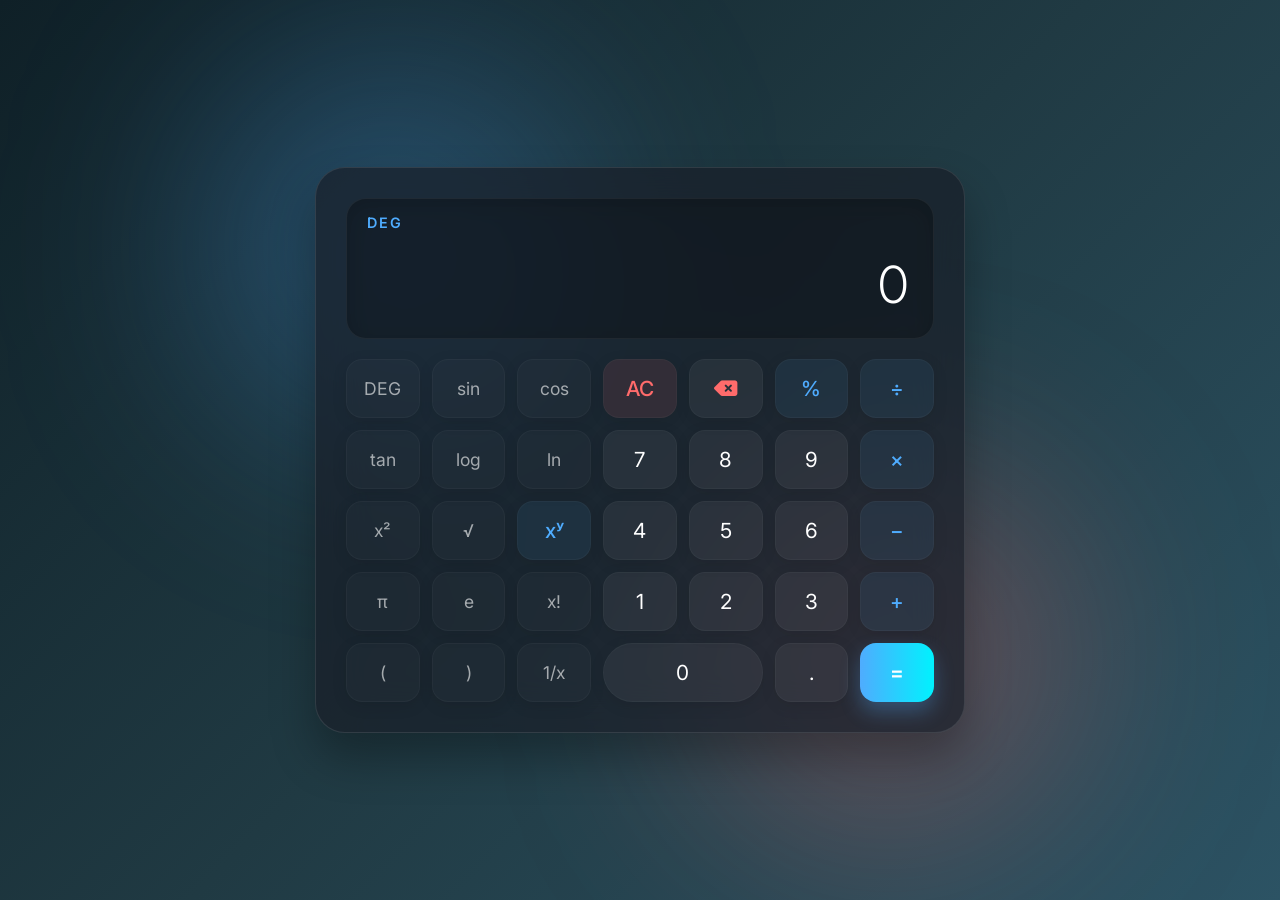
<file: CodeAlpha_Calculator/index.html>
<!DOCTYPE html>
<html lang="en">
<head>
    <meta charset="UTF-8">
    <meta name="viewport" content="width=device-width, initial-scale=1.0">
    <title>Scientific Web Calculator</title>
    <link rel="stylesheet" href="style.css">
    <link href="https://fonts.googleapis.com/css2?family=Inter:wght@300;400;500;600&display=swap" rel="stylesheet">
    <link rel="stylesheet" href="https://cdnjs.cloudflare.com/ajax/libs/font-awesome/6.4.0/css/all.min.css">
</head>
<body>
    <div class="calculator-container">
        <div class="calculator scientific">
            <div class="display">
                <div class="mode-indicator" id="mode-indicator">DEG</div>
                <div class="stack-indicator" id="stack-indicator"></div>
                <div class="history" id="history"></div>
                <div class="current-input" id="current-input">0</div>
            </div>
            <div class="buttons">
                <!-- Row 1 -->
                <button class="btn func" data-action="toggle-deg" id="deg-btn">DEG</button>
                <button class="btn func" data-action="math" data-value="sin">sin</button>
                <button class="btn func" data-action="math" data-value="cos">cos</button>
                <button class="btn clear action" data-action="clear">AC</button>
                <button class="btn action" data-action="delete"><i class="fa-solid fa-delete-left"></i></button>
                <button class="btn operator" data-action="operator" data-value="%">%</button>
                <button class="btn operator" data-action="operator" data-value="/">÷</button>

                <!-- Row 2 -->
                <button class="btn func" data-action="math" data-value="tan">tan</button>
                <button class="btn func" data-action="math" data-value="log">log</button>
                <button class="btn func" data-action="math" data-value="ln">ln</button>
                <button class="btn number" data-value="7">7</button>
                <button class="btn number" data-value="8">8</button>
                <button class="btn number" data-value="9">9</button>
                <button class="btn operator" data-action="operator" data-value="*">×</button>

                <!-- Row 3 -->
                <button class="btn func" data-action="math" data-value="x2">x²</button>
                <button class="btn func" data-action="math" data-value="sqrt">√</button>
                <button class="btn operator" data-action="operator" data-value="^">xʸ</button>
                <button class="btn number" data-value="4">4</button>
                <button class="btn number" data-value="5">5</button>
                <button class="btn number" data-value="6">6</button>
                <button class="btn operator" data-action="operator" data-value="-">−</button>

                <!-- Row 4 -->
                <button class="btn func" data-action="math" data-value="pi">π</button>
                <button class="btn func" data-action="math" data-value="e">e</button>
                <button class="btn func" data-action="math" data-value="fact">x!</button>
                <button class="btn number" data-value="1">1</button>
                <button class="btn number" data-value="2">2</button>
                <button class="btn number" data-value="3">3</button>
                <button class="btn operator" data-action="operator" data-value="+">+</button>

                <!-- Row 5 -->
                <button class="btn func paren" data-action="paren" data-value="(">(</button>
                <button class="btn func paren" data-action="paren" data-value=")">)</button>
                <button class="btn func" data-action="math" data-value="1/x">1/x</button>
                <button class="btn number zero" data-value="0">0</button>
                <button class="btn number" data-value=".">.</button>
                <button class="btn equals" data-action="calculate">=</button>
            </div>
        </div>
    </div>
    <script src="script.js"></script>
</body>
</html>
</file>
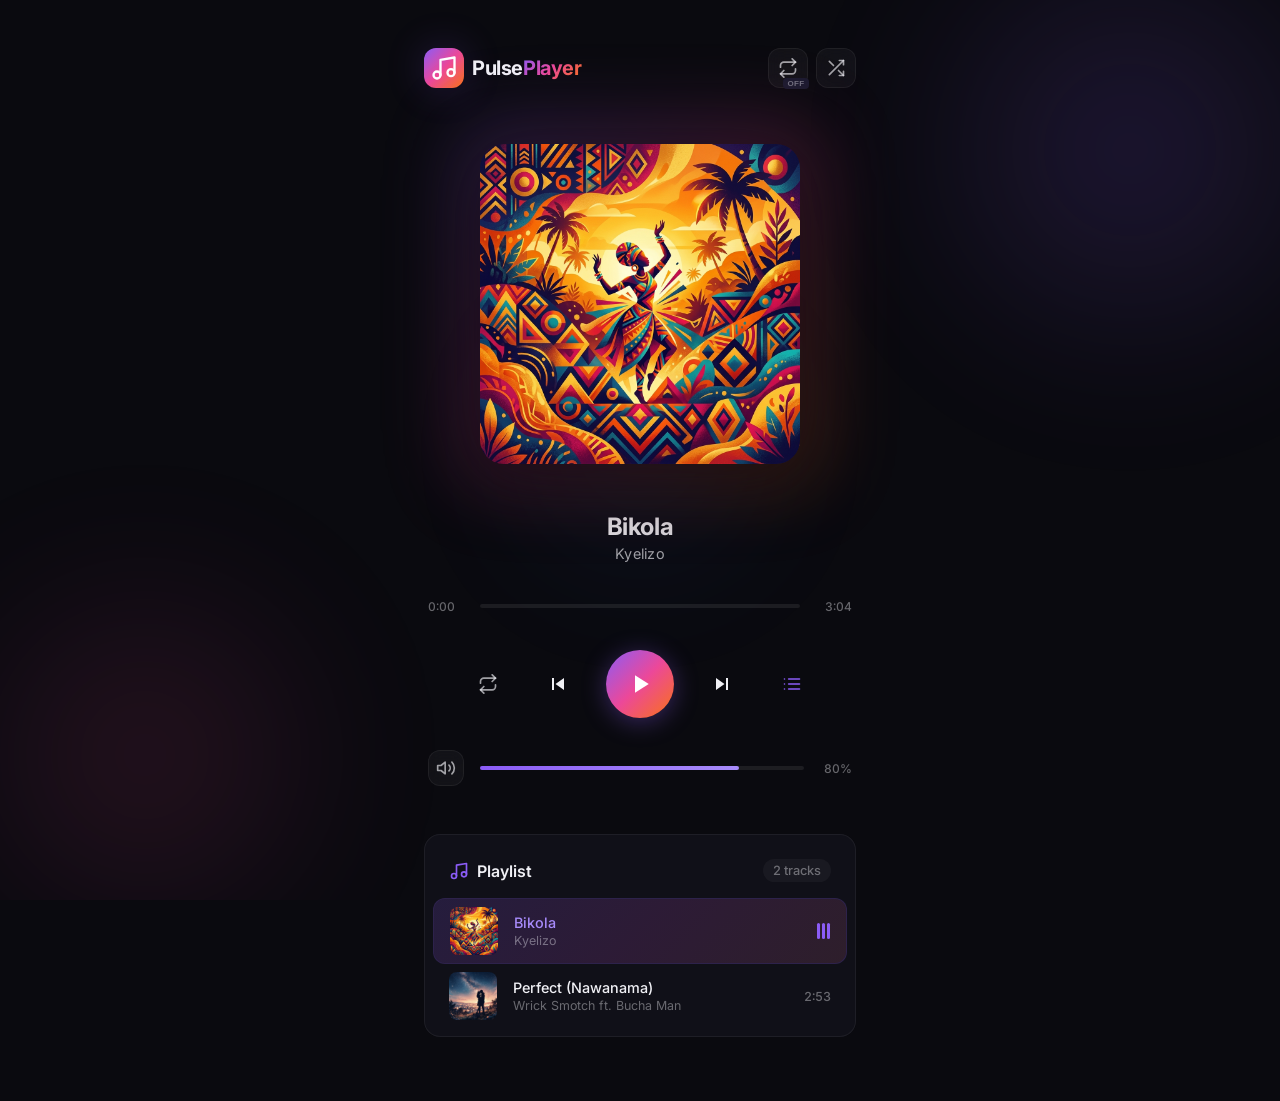
<file: CodeAlpha_Music_Player/index.html>
<!DOCTYPE html>
<html lang="en">
<head>
    <meta charset="UTF-8">
    <meta name="viewport" content="width=device-width, initial-scale=1.0">
    <meta name="description" content="A premium, feature-rich music player built with HTML, CSS, and JavaScript. Featuring playlist management, volume control, progress tracking, and autoplay.">
    <title>Pulse Player — Premium Music Experience</title>
    <link rel="preconnect" href="https://fonts.googleapis.com">
    <link rel="preconnect" href="https://fonts.gstatic.com" crossorigin>
    <link href="https://fonts.googleapis.com/css2?family=Inter:wght@300;400;500;600;700;800&display=swap" rel="stylesheet">
    <link rel="stylesheet" href="style.css">
</head>
<body>
    <!-- Background animated blobs -->
    <div class="bg-blobs">
        <div class="blob blob-1"></div>
        <div class="blob blob-2"></div>
        <div class="blob blob-3"></div>
    </div>

    <div class="app-container">
        <!-- Header -->
        <header class="app-header" id="app-header">
            <div class="logo">
                <div class="logo-icon">
                    <svg width="28" height="28" viewBox="0 0 24 24" fill="none" stroke="currentColor" stroke-width="2" stroke-linecap="round" stroke-linejoin="round">
                        <path d="M9 18V5l12-2v13"/>
                        <circle cx="6" cy="18" r="3"/>
                        <circle cx="18" cy="16" r="3"/>
                    </svg>
                </div>
                <span class="logo-text">Pulse<span class="logo-accent">Player</span></span>
            </div>
            <div class="header-actions">
                <button class="btn-icon" id="btn-autoplay" title="Toggle Autoplay">
                    <svg width="20" height="20" viewBox="0 0 24 24" fill="none" stroke="currentColor" stroke-width="2" stroke-linecap="round" stroke-linejoin="round">
                        <polyline points="17 1 21 5 17 9"/>
                        <path d="M3 11V9a4 4 0 0 1 4-4h14"/>
                        <polyline points="7 23 3 19 7 15"/>
                        <path d="M21 13v2a4 4 0 0 1-4 4H3"/>
                    </svg>
                    <span class="autoplay-badge">OFF</span>
                </button>
                <button class="btn-icon" id="btn-shuffle" title="Shuffle Playlist">
                    <svg width="20" height="20" viewBox="0 0 24 24" fill="none" stroke="currentColor" stroke-width="2" stroke-linecap="round" stroke-linejoin="round">
                        <polyline points="16 3 21 3 21 8"/>
                        <line x1="4" y1="20" x2="21" y2="3"/>
                        <polyline points="21 16 21 21 16 21"/>
                        <line x1="15" y1="15" x2="21" y2="21"/>
                        <line x1="4" y1="4" x2="9" y2="9"/>
                    </svg>
                </button>
            </div>
        </header>

        <!-- Main Content -->
        <main class="main-content">
            <!-- Player Section -->
            <section class="player-section" id="player-section">
                <!-- Album Art -->
                <div class="album-art-container" id="album-art-container">
                    <div class="album-art-glow" id="album-art-glow"></div>
                    <div class="album-art-wrapper">
                        <img src="assets/images/album1.png" alt="Album Art" class="album-art" id="album-art">
                        <div class="vinyl-overlay" id="vinyl-overlay">
                            <div class="vinyl-ring"></div>
                            <div class="vinyl-ring vinyl-ring-2"></div>
                            <div class="vinyl-center"></div>
                        </div>
                    </div>
                </div>

                <!-- Song Info -->
                <div class="song-info" id="song-info">
                    <h1 class="song-title" id="song-title">Neon Dreams</h1>
                    <p class="song-artist" id="song-artist">Cosmic Waves</p>
                </div>

                <!-- Progress Bar -->
                <div class="progress-section" id="progress-section">
                    <span class="time-current" id="time-current">0:00</span>
                    <div class="progress-bar-container" id="progress-bar-container">
                        <div class="progress-bar-bg">
                            <div class="progress-bar-buffered" id="progress-bar-buffered"></div>
                            <div class="progress-bar-fill" id="progress-bar-fill">
                                <div class="progress-bar-thumb" id="progress-bar-thumb"></div>
                            </div>
                        </div>
                    </div>
                    <span class="time-duration" id="time-duration">0:00</span>
                </div>

                <!-- Controls -->
                <div class="controls" id="controls">
                    <button class="btn-control" id="btn-repeat" title="Repeat">
                        <svg width="20" height="20" viewBox="0 0 24 24" fill="none" stroke="currentColor" stroke-width="2" stroke-linecap="round" stroke-linejoin="round">
                            <polyline points="17 1 21 5 17 9"/>
                            <path d="M3 11V9a4 4 0 0 1 4-4h14"/>
                            <polyline points="7 23 3 19 7 15"/>
                            <path d="M21 13v2a4 4 0 0 1-4 4H3"/>
                        </svg>
                    </button>
                    <button class="btn-control btn-prev" id="btn-prev" title="Previous">
                        <svg width="24" height="24" viewBox="0 0 24 24" fill="currentColor">
                            <path d="M6 6h2v12H6zm3.5 6l8.5 6V6z"/>
                        </svg>
                    </button>
                    <button class="btn-play" id="btn-play" title="Play">
                        <svg class="icon-play" width="30" height="30" viewBox="0 0 24 24" fill="currentColor">
                            <path d="M8 5v14l11-7z"/>
                        </svg>
                        <svg class="icon-pause hidden" width="30" height="30" viewBox="0 0 24 24" fill="currentColor">
                            <path d="M6 19h4V5H6v14zm8-14v14h4V5h-4z"/>
                        </svg>
                    </button>
                    <button class="btn-control btn-next" id="btn-next" title="Next">
                        <svg width="24" height="24" viewBox="0 0 24 24" fill="currentColor">
                            <path d="M6 18l8.5-6L6 6v12zM16 6v12h2V6h-2z"/>
                        </svg>
                    </button>
                    <button class="btn-control" id="btn-playlist-toggle" title="Playlist">
                        <svg width="20" height="20" viewBox="0 0 24 24" fill="none" stroke="currentColor" stroke-width="2" stroke-linecap="round" stroke-linejoin="round">
                            <line x1="8" y1="6" x2="21" y2="6"/>
                            <line x1="8" y1="12" x2="21" y2="12"/>
                            <line x1="8" y1="18" x2="21" y2="18"/>
                            <line x1="3" y1="6" x2="3.01" y2="6"/>
                            <line x1="3" y1="12" x2="3.01" y2="12"/>
                            <line x1="3" y1="18" x2="3.01" y2="18"/>
                        </svg>
                    </button>
                </div>

                <!-- Volume Control -->
                <div class="volume-section" id="volume-section">
                    <button class="btn-icon btn-volume" id="btn-volume" title="Mute/Unmute">
                        <svg class="icon-volume-high" width="20" height="20" viewBox="0 0 24 24" fill="none" stroke="currentColor" stroke-width="2" stroke-linecap="round" stroke-linejoin="round">
                            <polygon points="11 5 6 9 2 9 2 15 6 15 11 19 11 5"/>
                            <path d="M19.07 4.93a10 10 0 0 1 0 14.14"/>
                            <path d="M15.54 8.46a5 5 0 0 1 0 7.07"/>
                        </svg>
                        <svg class="icon-volume-low hidden" width="20" height="20" viewBox="0 0 24 24" fill="none" stroke="currentColor" stroke-width="2" stroke-linecap="round" stroke-linejoin="round">
                            <polygon points="11 5 6 9 2 9 2 15 6 15 11 19 11 5"/>
                            <path d="M15.54 8.46a5 5 0 0 1 0 7.07"/>
                        </svg>
                        <svg class="icon-volume-mute hidden" width="20" height="20" viewBox="0 0 24 24" fill="none" stroke="currentColor" stroke-width="2" stroke-linecap="round" stroke-linejoin="round">
                            <polygon points="11 5 6 9 2 9 2 15 6 15 11 19 11 5"/>
                            <line x1="23" y1="9" x2="17" y2="15"/>
                            <line x1="17" y1="9" x2="23" y2="15"/>
                        </svg>
                    </button>
                    <div class="volume-slider-container" id="volume-slider-container">
                        <div class="volume-slider-bg">
                            <div class="volume-slider-fill" id="volume-slider-fill">
                                <div class="volume-slider-thumb" id="volume-slider-thumb"></div>
                            </div>
                        </div>
                    </div>
                    <span class="volume-value" id="volume-value">80%</span>
                </div>
            </section>

            <!-- Playlist Section -->
            <section class="playlist-section" id="playlist-section">
                <div class="playlist-header">
                    <h2 class="playlist-title">
                        <svg width="20" height="20" viewBox="0 0 24 24" fill="none" stroke="currentColor" stroke-width="2" stroke-linecap="round" stroke-linejoin="round">
                            <path d="M9 18V5l12-2v13"/>
                            <circle cx="6" cy="18" r="3"/>
                            <circle cx="18" cy="16" r="3"/>
                        </svg>
                        Playlist
                    </h2>
                    <span class="playlist-count" id="playlist-count">5 tracks</span>
                </div>
                <ul class="playlist" id="playlist">
                    <!-- Playlist items will be dynamically generated -->
                </ul>
            </section>
        </main>

        <!-- Audio Visualizer Canvas -->
        <canvas class="visualizer" id="visualizer"></canvas>
    </div>

    <!-- Hidden Audio Element -->
    <audio id="audio-player" preload="auto"></audio>

    <script src="script.js"></script>
</body>
</html>
</file>
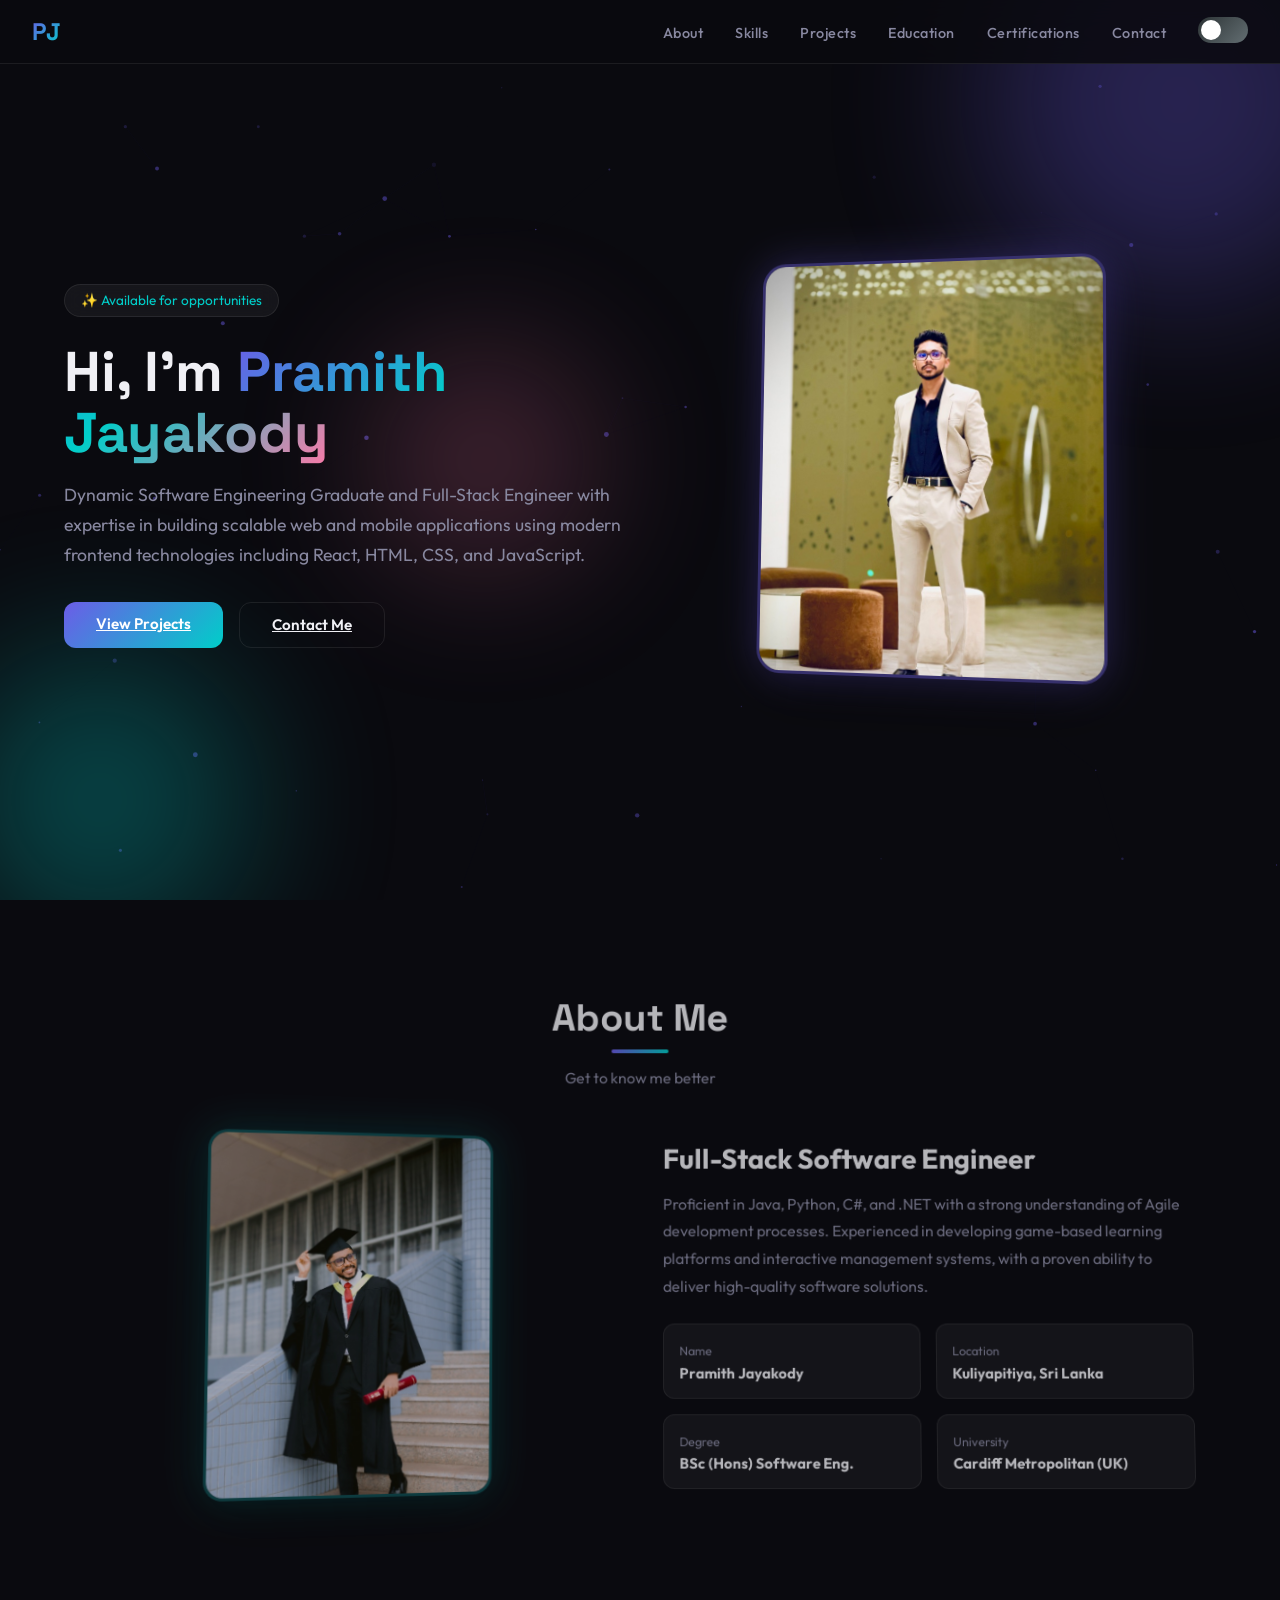
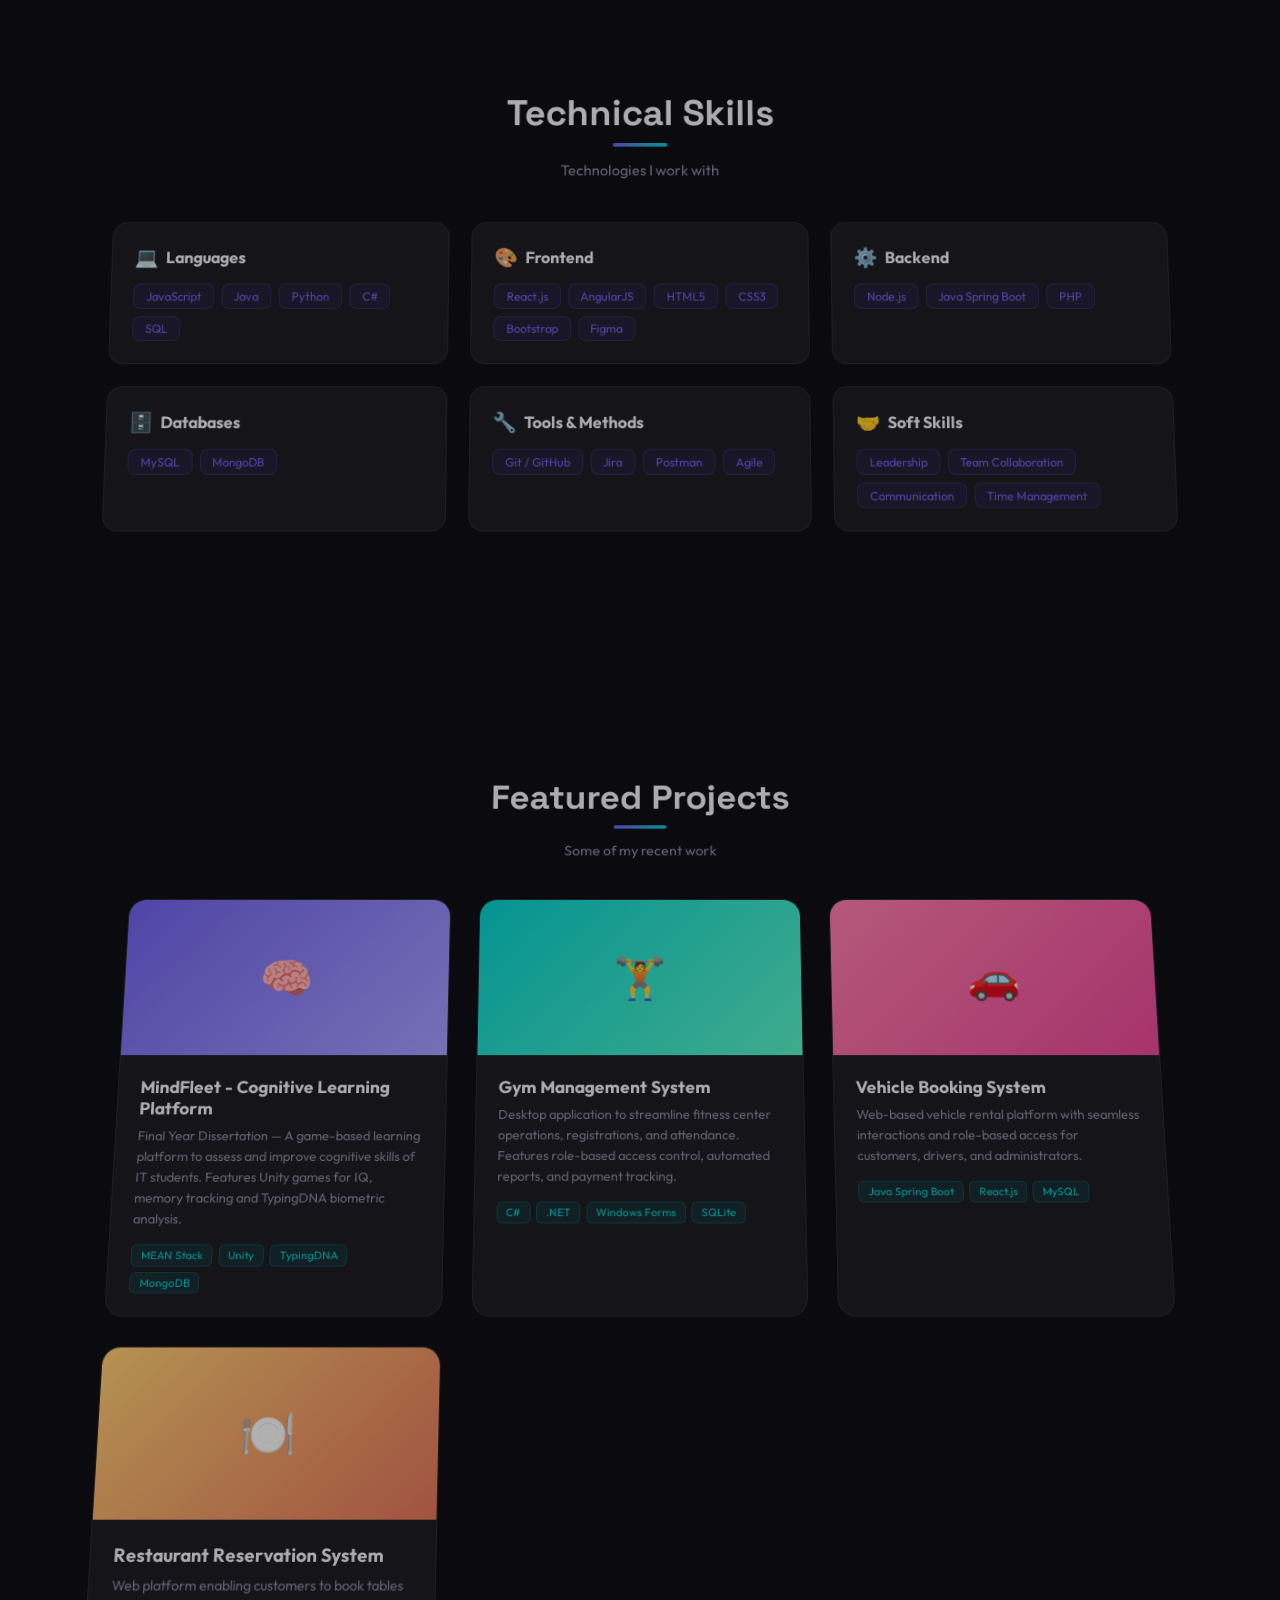
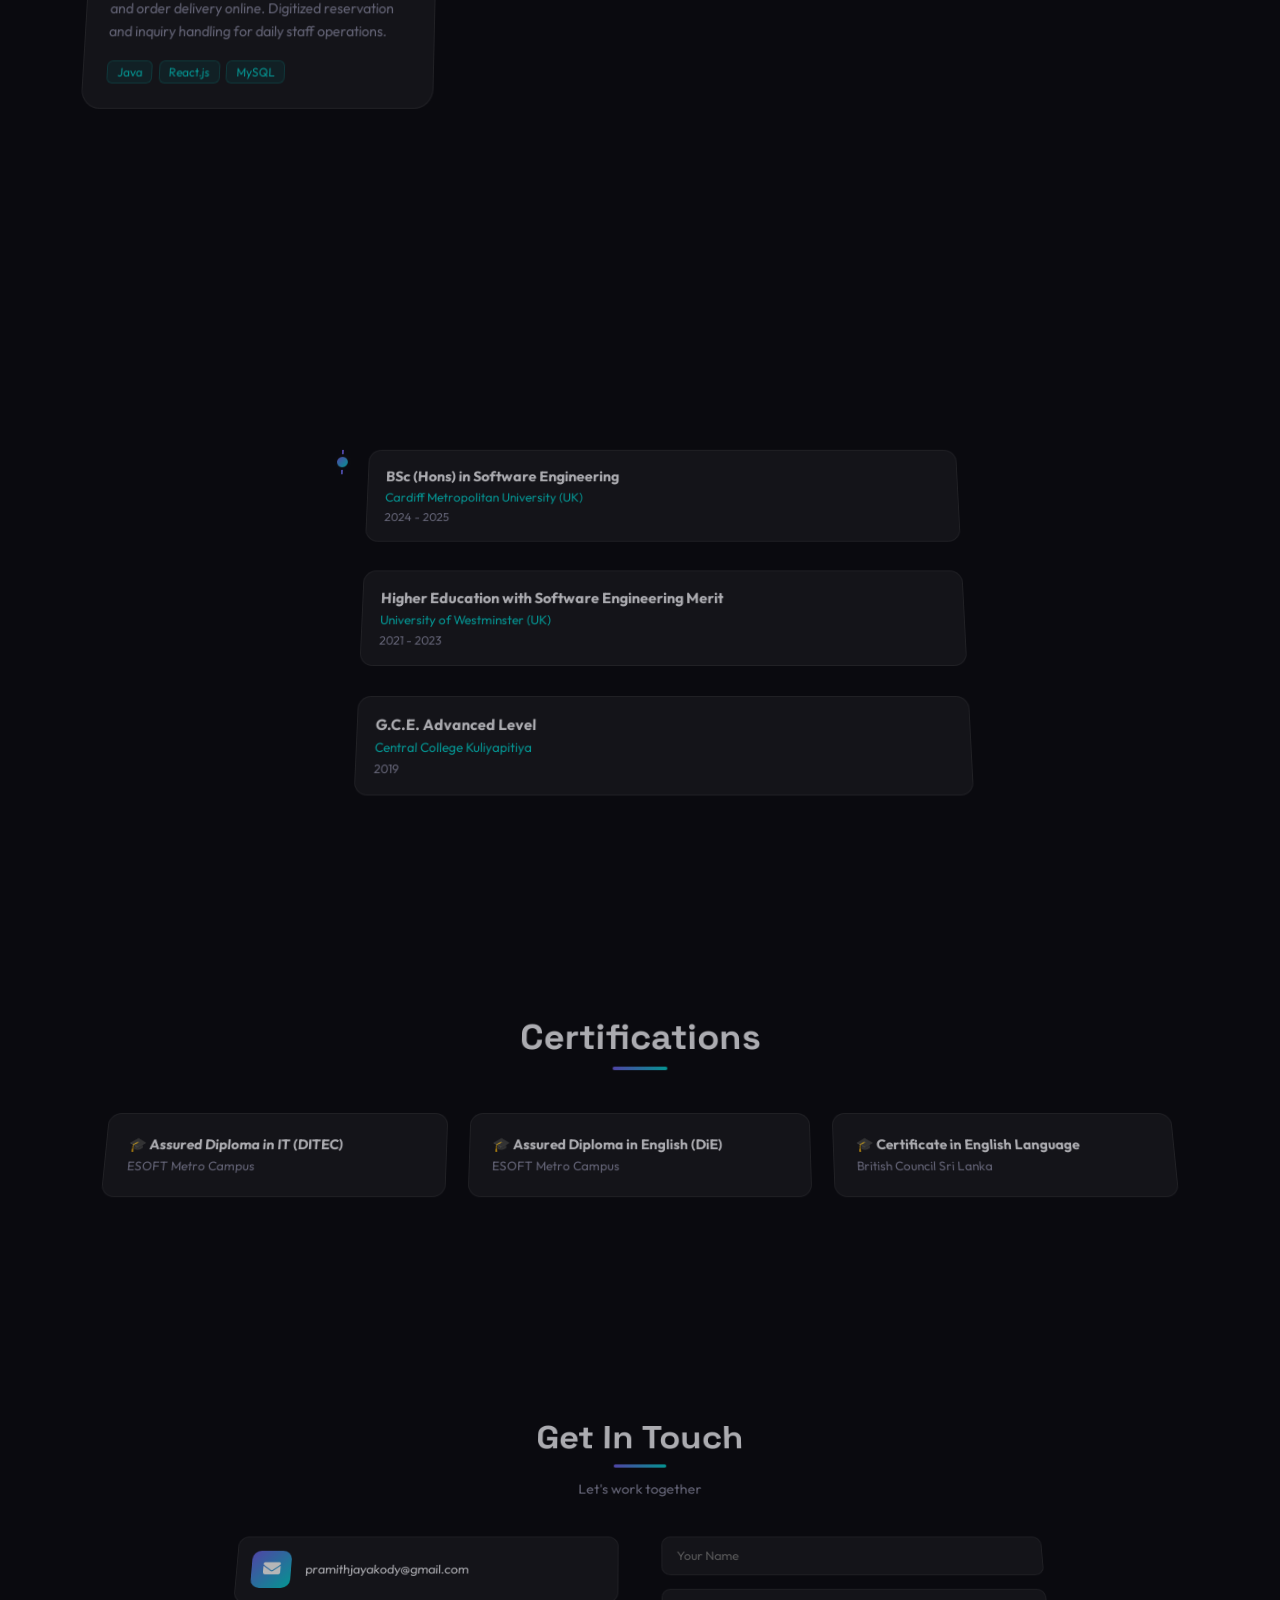
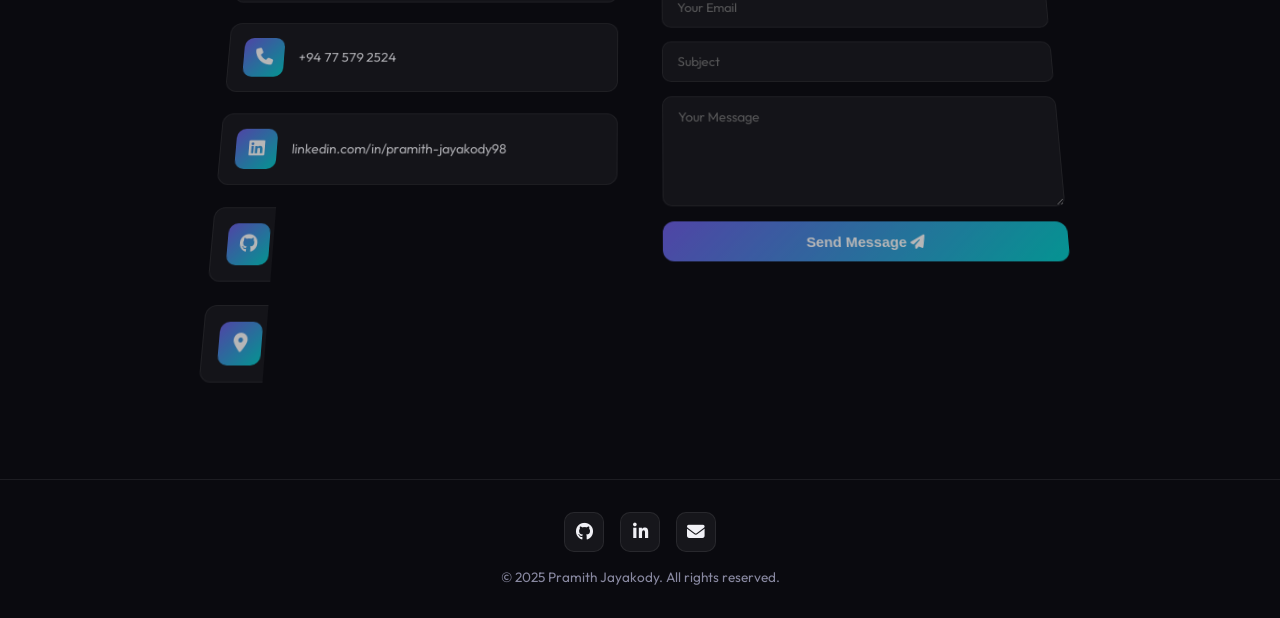
<file: CodeAlpha_Portfolio/index.html>
<!DOCTYPE html>
<html lang="en" data-theme="dark">
<head>
  <meta charset="UTF-8">
  <meta name="viewport" content="width=device-width, initial-scale=1.0">
  <title>Pramith Jayakody | Full-Stack Software Engineer</title>
  <meta name="description" content="Portfolio of Pramith Jayakody - Dynamic Software Engineering Graduate and Full-Stack Engineer specializing in React, Java, and modern web technologies.">
  <link rel="stylesheet" href="style.css">
  <link rel="stylesheet" href="https://cdnjs.cloudflare.com/ajax/libs/font-awesome/6.5.1/css/all.min.css">
</head>
<body>
  <!-- LOADER -->
  <div class="loader" id="loader">
    <div class="loader-ring"></div>
  </div>

  <!-- PARTICLES -->
  <canvas class="particles" id="particles"></canvas>

  <!-- NAV -->
  <nav id="navbar">
    <a href="#hero" class="nav-logo">PJ</a>
    <button class="hamburger" id="hamburger" aria-label="Menu">
      <span></span><span></span><span></span>
    </button>
    <ul class="nav-links" id="navLinks">
      <li><a href="#about">About</a></li>
      <li><a href="#skills">Skills</a></li>
      <li><a href="#projects">Projects</a></li>
      <li><a href="#education">Education</a></li>
      <li><a href="#certifications">Certifications</a></li>
      <li><a href="#contact">Contact</a></li>
      <li><button class="theme-toggle" id="themeToggle" aria-label="Toggle theme"></button></li>
    </ul>
  </nav>

  <!-- HERO -->
  <section class="hero" id="hero">
    <div class="hero-bg-shapes">
      <div class="shape shape-1"></div>
      <div class="shape shape-2"></div>
      <div class="shape shape-3"></div>
    </div>
    <div class="hero-content reveal">
      <span class="hero-badge">✨ Available for opportunities</span>
      <h1>Hi, I'm <span class="gradient-text">Pramith Jayakody</span></h1>
      <p>Dynamic Software Engineering Graduate and Full-Stack Engineer with expertise in building scalable web and mobile applications using modern frontend technologies including React, HTML, CSS, and JavaScript.</p>
      <div class="hero-buttons">
        <a href="#projects" class="btn-primary">View Projects</a>
        <a href="#contact" class="btn-outline">Contact Me</a>
      </div>
    </div>
    <div class="hero-image reveal">
      <div class="hero-img-wrapper" id="heroImg">
        <img src="assets/images/professional.jpg" alt="Pramith Jayakody">
      </div>
    </div>
  </section>

  <!-- ABOUT -->
  <section id="about" class="tilt-section">
    <div class="section-header reveal">
      <h2>About Me</h2>
      <div class="line"></div>
      <p>Get to know me better</p>
    </div>
    <div class="about-grid">
      <div class="about-img-container reveal">
        <img src="assets/images/graduation.jpg" alt="Pramith Graduation" class="about-img" id="aboutImg">
      </div>
      <div class="about-info reveal">
        <h3>Full-Stack Software Engineer</h3>
        <p>Proficient in Java, Python, C#, and .NET with a strong understanding of Agile development processes. Experienced in developing game-based learning platforms and interactive management systems, with a proven ability to deliver high-quality software solutions.</p>
        <div class="about-details">
          <div class="detail-item">
            <span>Name</span>
            <strong>Pramith Jayakody</strong>
          </div>
          <div class="detail-item">
            <span>Location</span>
            <strong>Kuliyapitiya, Sri Lanka</strong>
          </div>
          <div class="detail-item">
            <span>Degree</span>
            <strong>BSc (Hons) Software Eng.</strong>
          </div>
          <div class="detail-item">
            <span>University</span>
            <strong>Cardiff Metropolitan (UK)</strong>
          </div>
        </div>
      </div>
    </div>
  </section>

  <!-- SKILLS -->
  <section id="skills" class="tilt-section">
    <div class="section-header reveal">
      <h2>Technical Skills</h2>
      <div class="line"></div>
      <p>Technologies I work with</p>
    </div>
    <div class="skills-grid">
      <div class="skill-card reveal">
        <h4><span class="icon">💻</span> Languages</h4>
        <div class="skill-tags">
          <span class="skill-tag">JavaScript</span>
          <span class="skill-tag">Java</span>
          <span class="skill-tag">Python</span>
          <span class="skill-tag">C#</span>
          <span class="skill-tag">SQL</span>
        </div>
      </div>
      <div class="skill-card reveal">
        <h4><span class="icon">🎨</span> Frontend</h4>
        <div class="skill-tags">
          <span class="skill-tag">React.js</span>
          <span class="skill-tag">AngularJS</span>
          <span class="skill-tag">HTML5</span>
          <span class="skill-tag">CSS3</span>
          <span class="skill-tag">Bootstrap</span>
          <span class="skill-tag">Figma</span>
        </div>
      </div>
      <div class="skill-card reveal">
        <h4><span class="icon">⚙️</span> Backend</h4>
        <div class="skill-tags">
          <span class="skill-tag">Node.js</span>
          <span class="skill-tag">Java Spring Boot</span>
          <span class="skill-tag">PHP</span>
        </div>
      </div>
      <div class="skill-card reveal">
        <h4><span class="icon">🗄️</span> Databases</h4>
        <div class="skill-tags">
          <span class="skill-tag">MySQL</span>
          <span class="skill-tag">MongoDB</span>
        </div>
      </div>
      <div class="skill-card reveal">
        <h4><span class="icon">🔧</span> Tools & Methods</h4>
        <div class="skill-tags">
          <span class="skill-tag">Git / GitHub</span>
          <span class="skill-tag">Jira</span>
          <span class="skill-tag">Postman</span>
          <span class="skill-tag">Agile</span>
        </div>
      </div>
      <div class="skill-card reveal">
        <h4><span class="icon">🤝</span> Soft Skills</h4>
        <div class="skill-tags">
          <span class="skill-tag">Leadership</span>
          <span class="skill-tag">Team Collaboration</span>
          <span class="skill-tag">Communication</span>
          <span class="skill-tag">Time Management</span>
        </div>
      </div>
    </div>
  </section>

  <!-- PROJECTS -->
  <section id="projects" class="tilt-section">
    <div class="section-header reveal">
      <h2>Featured Projects</h2>
      <div class="line"></div>
      <p>Some of my recent work</p>
    </div>
    <div class="projects-grid">
      <div class="project-card reveal">
        <div class="project-card-header" style="background:linear-gradient(135deg,#6c5ce7,#a29bfe)">
          <span class="project-icon">🧠</span>
        </div>
        <div class="project-card-body">
          <h3>MindFleet - Cognitive Learning Platform</h3>
          <p>Final Year Dissertation — A game-based learning platform to assess and improve cognitive skills of IT students. Features Unity games for IQ, memory tracking and TypingDNA biometric analysis.</p>
          <div class="project-tech">
            <span>MEAN Stack</span><span>Unity</span><span>TypingDNA</span><span>MongoDB</span>
          </div>
        </div>
      </div>
      <div class="project-card reveal">
        <div class="project-card-header" style="background:linear-gradient(135deg,#00cec9,#55efc4)">
          <span class="project-icon">🏋️</span>
        </div>
        <div class="project-card-body">
          <h3>Gym Management System</h3>
          <p>Desktop application to streamline fitness center operations, registrations, and attendance. Features role-based access control, automated reports, and payment tracking.</p>
          <div class="project-tech">
            <span>C#</span><span>.NET</span><span>Windows Forms</span><span>SQLite</span>
          </div>
        </div>
      </div>
      <div class="project-card reveal">
        <div class="project-card-header" style="background:linear-gradient(135deg,#fd79a8,#e84393)">
          <span class="project-icon">🚗</span>
        </div>
        <div class="project-card-body">
          <h3>Vehicle Booking System</h3>
          <p>Web-based vehicle rental platform with seamless interactions and role-based access for customers, drivers, and administrators.</p>
          <div class="project-tech">
            <span>Java Spring Boot</span><span>React.js</span><span>MySQL</span>
          </div>
        </div>
      </div>
      <div class="project-card reveal">
        <div class="project-card-header" style="background:linear-gradient(135deg,#fdcb6e,#e17055)">
          <span class="project-icon">🍽️</span>
        </div>
        <div class="project-card-body">
          <h3>Restaurant Reservation System</h3>
          <p>Web platform enabling customers to book tables and order delivery online. Digitized reservation and inquiry handling for daily staff operations.</p>
          <div class="project-tech">
            <span>Java</span><span>React.js</span><span>MySQL</span>
          </div>
        </div>
      </div>
    </div>
  </section>

  <!-- EDUCATION -->
  <section id="education" class="tilt-section">
    <div class="section-header reveal">
      <h2>Education</h2>
      <div class="line"></div>
      <p>My academic journey</p>
    </div>
    <div class="timeline">
      <div class="timeline-item reveal">
        <div class="timeline-dot"></div>
        <div class="timeline-content">
          <h4>BSc (Hons) in Software Engineering</h4>
          <p class="inst">Cardiff Metropolitan University (UK)</p>
          <p class="year">2024 - 2025</p>
        </div>
      </div>
      <div class="timeline-item reveal">
        <div class="timeline-dot"></div>
        <div class="timeline-content">
          <h4>Higher Education with Software Engineering Merit</h4>
          <p class="inst">University of Westminster (UK)</p>
          <p class="year">2021 - 2023</p>
        </div>
      </div>
      <div class="timeline-item reveal">
        <div class="timeline-dot"></div>
        <div class="timeline-content">
          <h4>G.C.E. Advanced Level</h4>
          <p class="inst">Central College Kuliyapitiya</p>
          <p class="year">2019</p>
        </div>
      </div>
    </div>
  </section>

  <!-- CERTIFICATIONS -->
  <section id="certifications" class="tilt-section">
    <div class="section-header reveal">
      <h2>Certifications</h2>
      <div class="line"></div>
    </div>
    <div class="cert-grid">
      <div class="cert-card reveal">
        <h4>🎓 Assured Diploma in IT (DITEC)</h4>
        <p>ESOFT Metro Campus</p>
      </div>
      <div class="cert-card reveal">
        <h4>🎓 Assured Diploma in English (DiE)</h4>
        <p>ESOFT Metro Campus</p>
      </div>
      <div class="cert-card reveal">
        <h4>🎓 Certificate in English Language</h4>
        <p>British Council Sri Lanka</p>
      </div>
    </div>
  </section>

  <!-- CONTACT -->
  <section id="contact" class="tilt-section">
    <div class="section-header reveal">
      <h2>Get In Touch</h2>
      <div class="line"></div>
      <p>Let's work together</p>
    </div>
    <div class="contact-grid">
      <div class="contact-info reveal">
        <a class="contact-item" href="mailto:pramithjayakody@gmail.com">
          <div class="contact-icon"><i class="fas fa-envelope"></i></div>
          <span>pramithjayakody@gmail.com</span>
        </a>
        <a class="contact-item" href="tel:+94775792524">
          <div class="contact-icon"><i class="fas fa-phone"></i></div>
          <span>+94 77 579 2524</span>
        </a>
        <a class="contact-item" href="https://www.linkedin.com/in/pramith-jayakody98" target="_blank">
          <div class="contact-icon"><i class="fab fa-linkedin"></i></div>
          <span>linkedin.com/in/pramith-jayakody98</span>
        </a>
        <a class="contact-item" href="https://github.com/PramithJayakody" target="_blank">
          <div class="contact-icon"><i class="fab fa-github"></i></div>
          <span>github.com/PramithJayakody</span>
        </a>
        <a class="contact-item" href="#">
          <div class="contact-icon"><i class="fas fa-map-marker-alt"></i></div>
          <span>212/7 Dharmashoka MW, Kuliyapitiya</span>
        </a>
      </div>
      <form class="contact-form reveal" id="contactForm">
        <input type="text" placeholder="Your Name" required id="formName">
        <input type="email" placeholder="Your Email" required id="formEmail">
        <input type="text" placeholder="Subject" id="formSubject">
        <textarea placeholder="Your Message" required id="formMessage"></textarea>
        <button type="submit" class="btn-primary">Send Message <i class="fas fa-paper-plane"></i></button>
      </form>
    </div>
  </section>

  <!-- FOOTER -->
  <footer>
    <div class="social-links">
      <a href="https://github.com/PramithJayakody" target="_blank" aria-label="GitHub"><i class="fab fa-github"></i></a>
      <a href="https://www.linkedin.com/in/pramith-jayakody98" target="_blank" aria-label="LinkedIn"><i class="fab fa-linkedin-in"></i></a>
      <a href="mailto:pramithjayakody@gmail.com" aria-label="Email"><i class="fas fa-envelope"></i></a>
    </div>
    <p>&copy; 2025 Pramith Jayakody. All rights reserved.</p>
  </footer>

  <script src="script.js"></script>
</body>
</html>
</file>
<file: CodeAlpha_Calculator/style.css>
:root {
    --bg-gradient: linear-gradient(135deg, #0f2027, #203a43, #2c5364);
    --calc-bg: rgba(25, 30, 41, 0.7);
    --calc-border: rgba(255, 255, 255, 0.1);
    --calc-shadow: 0 25px 45px rgba(0, 0, 0, 0.3);
    --text-primary: #ffffff;
    --text-secondary: rgba(255, 255, 255, 0.6);
    --btn-bg: rgba(255, 255, 255, 0.05);
    --btn-hover: rgba(255, 255, 255, 0.1);
    --btn-active: rgba(255, 255, 255, 0.15);
    --accent: #ff6b6b;
    --accent-hover: #ff5252;
    --operator: #4facfe;
    --operator-hover: #3b93eb;
    --equals-bg: linear-gradient(to right, #4facfe 0%, #00f2fe 100%);
    --equals-hover: linear-gradient(to right, #3b93eb 0%, #00e0eb 100%);
}

* {
    margin: 0;
    padding: 0;
    box-sizing: border-box;
    font-family: 'Inter', sans-serif;
}

body {
    background: var(--bg-gradient);
    min-height: 100vh;
    display: flex;
    justify-content: center;
    align-items: center;
    color: var(--text-primary);
    overflow: hidden;
}

/* Background animation */
body::before, body::after {
    content: '';
    position: absolute;
    width: 400px;
    height: 400px;
    border-radius: 50%;
    filter: blur(100px);
    z-index: -1;
    animation: float 12s infinite alternate ease-in-out;
}

body::before {
    background: rgba(79, 172, 254, 0.25);
    top: 5%;
    left: 15%;
}

body::after {
    background: rgba(255, 107, 107, 0.25);
    bottom: 5%;
    right: 15%;
    animation-delay: -6s;
}

@keyframes float {
    0% { transform: translateY(0) scale(1); }
    100% { transform: translateY(-40px) scale(1.1); }
}

.calculator-container {
    padding: 20px;
    width: 100%;
    display: flex;
    justify-content: center;
}

.calculator {
    background: var(--calc-bg);
    backdrop-filter: blur(25px);
    -webkit-backdrop-filter: blur(25px);
    border: 1px solid var(--calc-border);
    border-radius: 30px;
    padding: 30px;
    width: 650px;
    box-shadow: var(--calc-shadow);
    display: flex;
    flex-direction: column;
    gap: 20px;
    transition: transform 0.3s ease;
}

.calculator:hover {
    transform: translateY(-5px);
}

.display {
    background: rgba(0, 0, 0, 0.25);
    border-radius: 20px;
    padding: 25px;
    display: flex;
    flex-direction: column;
    align-items: flex-end;
    justify-content: center;
    min-height: 130px;
    word-wrap: break-word;
    word-break: break-all;
    border: 1px solid rgba(255, 255, 255, 0.05);
    box-shadow: inset 0 5px 20px rgba(0, 0, 0, 0.15);
    position: relative;
}

.mode-indicator {
    position: absolute;
    top: 15px;
    left: 20px;
    font-size: 0.9rem;
    font-weight: 600;
    color: var(--operator);
    letter-spacing: 2px;
}

.stack-indicator {
    position: absolute;
    bottom: 15px;
    left: 20px;
    font-size: 0.9rem;
    font-weight: 600;
    color: var(--text-secondary);
    letter-spacing: 1px;
}

.history {
    font-size: 1.1rem;
    color: var(--text-secondary);
    min-height: 1.5rem;
    margin-bottom: 8px;
    letter-spacing: 1px;
}

.current-input {
    font-size: 3.2rem;
    font-weight: 300;
    line-height: 1.1;
    color: var(--text-primary);
}

.buttons {
    display: grid;
    grid-template-columns: repeat(7, 1fr);
    gap: 12px;
}

.btn {
    border: none;
    outline: none;
    background: var(--btn-bg);
    color: var(--text-primary);
    font-size: 1.3rem;
    padding: 16px 0;
    border-radius: 16px;
    cursor: pointer;
    transition: all 0.2s ease;
    display: flex;
    justify-content: center;
    align-items: center;
    user-select: none;
    box-shadow: 0 4px 15px rgba(0, 0, 0, 0.1);
    border: 1px solid rgba(255, 255, 255, 0.03);
}

.btn:hover {
    background: var(--btn-hover);
    transform: scale(1.05);
}

.btn:active {
    background: var(--btn-active);
    transform: scale(0.95);
}

.btn.func {
    background: rgba(255, 255, 255, 0.02);
    color: var(--text-secondary);
    font-size: 1.1rem;
}

.btn.func:hover {
    background: rgba(255, 255, 255, 0.08);
    color: var(--text-primary);
}

.btn.zero {
    grid-column: span 2;
    border-radius: 30px;
}

.btn.operator {
    color: var(--operator);
    background: rgba(79, 172, 254, 0.08);
    font-weight: 500;
}

.btn.operator:hover {
    background: rgba(79, 172, 254, 0.15);
}

.btn.clear {
    color: var(--accent);
    background: rgba(255, 107, 107, 0.1);
    font-weight: 500;
}

.btn.clear:hover {
    background: rgba(255, 107, 107, 0.2);
}

.btn.action {
    color: var(--accent);
}

.btn.equals {
    background: var(--equals-bg);
    color: white;
    font-weight: 600;
    box-shadow: 0 10px 20px rgba(79, 172, 254, 0.3);
    border: none;
}

.btn.equals:hover {
    background: var(--equals-hover);
    box-shadow: 0 10px 25px rgba(79, 172, 254, 0.5);
}

/* Button click animation class */
.btn-click-anim {
    animation: clickEffect 0.2s ease;
}

@keyframes clickEffect {
    0% { transform: scale(1); }
    50% { transform: scale(0.9); }
    100% { transform: scale(1); }
}

/* Responsiveness */
@media (max-width: 700px) {
    .calculator {
        width: 100%;
        padding: 20px;
        gap: 15px;
    }
    
    .btn {
        font-size: 1.1rem;
        padding: 12px 0;
        border-radius: 12px;
    }
    
    .current-input {
        font-size: 2.5rem;
    }
    
    .history {
        font-size: 1rem;
    }
}

@media (max-width: 500px) {
    .buttons {
        gap: 8px;
    }
    .btn {
        font-size: 1rem;
        padding: 10px 0;
    }
    .current-input {
        font-size: 2rem;
    }
}
</file>
<file: CodeAlpha_Music_Player/style.css>
/* ============================================
   PULSE PLAYER — Premium Music Player
   Design System & Styles
   ============================================ */

/* ---------- CSS Custom Properties ---------- */
:root {
    /* Color Palette */
    --bg-primary: #0a0a0f;
    --bg-secondary: #12121a;
    --bg-tertiary: #1a1a2e;
    --bg-card: rgba(255, 255, 255, 0.04);
    --bg-card-hover: rgba(255, 255, 255, 0.08);
    --bg-glass: rgba(18, 18, 26, 0.85);

    --text-primary: #f0f0f5;
    --text-secondary: rgba(240, 240, 245, 0.65);
    --text-tertiary: rgba(240, 240, 245, 0.4);

    --accent-primary: #8b5cf6;
    --accent-secondary: #a78bfa;
    --accent-glow: rgba(139, 92, 246, 0.35);
    --accent-gradient: linear-gradient(135deg, #8b5cf6, #ec4899, #f97316);
    --accent-gradient-subtle: linear-gradient(135deg, rgba(139, 92, 246, 0.2), rgba(236, 72, 153, 0.2));

    --border-subtle: rgba(255, 255, 255, 0.06);
    --border-active: rgba(139, 92, 246, 0.3);

    /* Shadows */
    --shadow-sm: 0 2px 8px rgba(0, 0, 0, 0.3);
    --shadow-md: 0 8px 32px rgba(0, 0, 0, 0.4);
    --shadow-lg: 0 16px 64px rgba(0, 0, 0, 0.5);
    --shadow-glow: 0 0 40px rgba(139, 92, 246, 0.2);

    /* Spacing */
    --spacing-xs: 4px;
    --spacing-sm: 8px;
    --spacing-md: 16px;
    --spacing-lg: 24px;
    --spacing-xl: 32px;
    --spacing-2xl: 48px;

    /* Border Radius */
    --radius-sm: 8px;
    --radius-md: 12px;
    --radius-lg: 16px;
    --radius-xl: 24px;
    --radius-full: 50%;

    /* Transitions */
    --transition-fast: 0.15s cubic-bezier(0.4, 0, 0.2, 1);
    --transition-base: 0.3s cubic-bezier(0.4, 0, 0.2, 1);
    --transition-slow: 0.5s cubic-bezier(0.4, 0, 0.2, 1);
    --transition-spring: 0.4s cubic-bezier(0.34, 1.56, 0.64, 1);
}

/* ---------- Reset & Base ---------- */
*,
*::before,
*::after {
    margin: 0;
    padding: 0;
    box-sizing: border-box;
}

html {
    font-size: 16px;
    -webkit-font-smoothing: antialiased;
    -moz-osx-font-smoothing: grayscale;
}

body {
    font-family: 'Inter', -apple-system, BlinkMacSystemFont, 'Segoe UI', sans-serif;
    background: var(--bg-primary);
    color: var(--text-primary);
    min-height: 100vh;
    overflow-x: hidden;
    position: relative;
}

/* ---------- Animated Background Blobs ---------- */
.bg-blobs {
    position: fixed;
    inset: 0;
    z-index: 0;
    overflow: hidden;
    pointer-events: none;
}

.blob {
    position: absolute;
    border-radius: 50%;
    filter: blur(80px);
    opacity: 0.4;
    animation: blobFloat 20s ease-in-out infinite;
}

.blob-1 {
    width: 400px;
    height: 400px;
    background: radial-gradient(circle, rgba(139, 92, 246, 0.5), transparent 70%);
    top: -100px;
    right: -100px;
    animation-delay: 0s;
}

.blob-2 {
    width: 350px;
    height: 350px;
    background: radial-gradient(circle, rgba(236, 72, 153, 0.4), transparent 70%);
    bottom: -80px;
    left: -80px;
    animation-delay: -7s;
}

.blob-3 {
    width: 300px;
    height: 300px;
    background: radial-gradient(circle, rgba(59, 130, 246, 0.35), transparent 70%);
    top: 50%;
    left: 50%;
    transform: translate(-50%, -50%);
    animation-delay: -14s;
}

@keyframes blobFloat {
    0%, 100% { transform: translate(0, 0) scale(1); }
    25% { transform: translate(30px, -40px) scale(1.1); }
    50% { transform: translate(-20px, 20px) scale(0.95); }
    75% { transform: translate(40px, 30px) scale(1.05); }
}

/* ---------- App Container ---------- */
.app-container {
    position: relative;
    z-index: 1;
    max-width: 480px;
    margin: 0 auto;
    min-height: 100vh;
    display: flex;
    flex-direction: column;
    padding: var(--spacing-lg);
}

/* ---------- Header ---------- */
.app-header {
    display: flex;
    align-items: center;
    justify-content: space-between;
    padding: var(--spacing-md) 0;
    margin-bottom: var(--spacing-lg);
}

.logo {
    display: flex;
    align-items: center;
    gap: var(--spacing-sm);
}

.logo-icon {
    display: flex;
    align-items: center;
    justify-content: center;
    width: 40px;
    height: 40px;
    border-radius: var(--radius-md);
    background: var(--accent-gradient);
    color: white;
    box-shadow: var(--shadow-glow);
}

.logo-text {
    font-size: 1.25rem;
    font-weight: 700;
    letter-spacing: -0.02em;
    color: var(--text-primary);
}

.logo-accent {
    background: var(--accent-gradient);
    -webkit-background-clip: text;
    -webkit-text-fill-color: transparent;
    background-clip: text;
}

.header-actions {
    display: flex;
    gap: var(--spacing-sm);
}

.btn-icon {
    position: relative;
    display: flex;
    align-items: center;
    justify-content: center;
    width: 40px;
    height: 40px;
    border: none;
    border-radius: var(--radius-md);
    background: var(--bg-card);
    color: var(--text-secondary);
    cursor: pointer;
    transition: all var(--transition-base);
    backdrop-filter: blur(10px);
    border: 1px solid var(--border-subtle);
}

.btn-icon:hover {
    background: var(--bg-card-hover);
    color: var(--text-primary);
    transform: translateY(-1px);
    border-color: var(--border-active);
}

.btn-icon.active {
    color: var(--accent-primary);
    background: rgba(139, 92, 246, 0.12);
    border-color: rgba(139, 92, 246, 0.25);
}

.autoplay-badge {
    position: absolute;
    bottom: -2px;
    right: -2px;
    font-size: 0.5rem;
    font-weight: 700;
    padding: 1px 4px;
    border-radius: 4px;
    background: var(--bg-tertiary);
    color: var(--text-tertiary);
    letter-spacing: 0.05em;
    transition: all var(--transition-base);
}

.btn-icon.active .autoplay-badge {
    background: var(--accent-primary);
    color: white;
}

/* ---------- Player Section ---------- */
.player-section {
    display: flex;
    flex-direction: column;
    align-items: center;
    gap: var(--spacing-xl);
}

/* Album Art */
.album-art-container {
    position: relative;
    width: 280px;
    height: 280px;
    margin: var(--spacing-md) 0;
}

.album-art-glow {
    position: absolute;
    inset: -20px;
    border-radius: var(--radius-xl);
    background: var(--accent-gradient);
    opacity: 0.25;
    filter: blur(40px);
    transition: opacity var(--transition-slow);
    animation: glowPulse 4s ease-in-out infinite;
}

@keyframes glowPulse {
    0%, 100% { opacity: 0.2; transform: scale(1); }
    50% { opacity: 0.35; transform: scale(1.02); }
}

.album-art-wrapper {
    position: relative;
    width: 100%;
    height: 100%;
    border-radius: var(--radius-xl);
    overflow: hidden;
    box-shadow: var(--shadow-lg);
    transition: transform var(--transition-spring);
}

.album-art-wrapper:hover {
    transform: scale(1.02);
}

.album-art {
    width: 100%;
    height: 100%;
    object-fit: cover;
    transition: transform var(--transition-slow);
}

.playing .album-art {
    animation: albumSpin 20s linear infinite;
}

@keyframes albumSpin {
    from { transform: rotate(0deg); }
    to { transform: rotate(360deg); }
}

/* Vinyl Overlay */
.vinyl-overlay {
    position: absolute;
    inset: 0;
    display: flex;
    align-items: center;
    justify-content: center;
    opacity: 0;
    transition: opacity var(--transition-base);
    pointer-events: none;
}

.playing .vinyl-overlay {
    opacity: 0.15;
}

.vinyl-ring {
    position: absolute;
    width: 70%;
    height: 70%;
    border: 1px solid rgba(255, 255, 255, 0.3);
    border-radius: 50%;
}

.vinyl-ring-2 {
    width: 45%;
    height: 45%;
}

.vinyl-center {
    width: 12%;
    height: 12%;
    background: rgba(255, 255, 255, 0.4);
    border-radius: 50%;
}

/* ---------- Song Info ---------- */
.song-info {
    text-align: center;
    width: 100%;
}

.song-title {
    font-size: 1.5rem;
    font-weight: 700;
    letter-spacing: -0.02em;
    margin-bottom: var(--spacing-xs);
    background: linear-gradient(135deg, var(--text-primary) 0%, rgba(240, 240, 245, 0.8) 100%);
    -webkit-background-clip: text;
    -webkit-text-fill-color: transparent;
    background-clip: text;
    animation: titleShimmer 3s ease-in-out infinite;
}

@keyframes titleShimmer {
    0%, 100% { opacity: 1; }
    50% { opacity: 0.85; }
}

.song-artist {
    font-size: 0.9rem;
    font-weight: 400;
    color: var(--text-secondary);
    letter-spacing: 0.02em;
}

/* ---------- Progress Bar ---------- */
.progress-section {
    display: flex;
    align-items: center;
    gap: var(--spacing-md);
    width: 100%;
    padding: 0 var(--spacing-xs);
}

.time-current,
.time-duration {
    font-size: 0.75rem;
    font-weight: 500;
    color: var(--text-tertiary);
    min-width: 36px;
    font-variant-numeric: tabular-nums;
}

.time-duration {
    text-align: right;
}

.progress-bar-container {
    flex: 1;
    height: 24px;
    display: flex;
    align-items: center;
    cursor: pointer;
    position: relative;
}

.progress-bar-bg {
    width: 100%;
    height: 4px;
    background: rgba(255, 255, 255, 0.08);
    border-radius: 4px;
    position: relative;
    overflow: visible;
    transition: height var(--transition-fast);
}

.progress-bar-container:hover .progress-bar-bg {
    height: 6px;
}

.progress-bar-buffered {
    position: absolute;
    top: 0;
    left: 0;
    height: 100%;
    background: rgba(255, 255, 255, 0.06);
    border-radius: 4px;
    width: 0%;
    transition: width var(--transition-base);
}

.progress-bar-fill {
    position: absolute;
    top: 0;
    left: 0;
    height: 100%;
    background: var(--accent-gradient);
    border-radius: 4px;
    width: 0%;
    transition: none;
    display: flex;
    align-items: center;
    justify-content: flex-end;
}

.progress-bar-thumb {
    width: 14px;
    height: 14px;
    border-radius: 50%;
    background: white;
    box-shadow: 0 0 10px rgba(139, 92, 246, 0.5), var(--shadow-sm);
    position: absolute;
    right: -7px;
    top: 50%;
    transform: translateY(-50%) scale(0);
    transition: transform var(--transition-spring);
}

.progress-bar-container:hover .progress-bar-thumb {
    transform: translateY(-50%) scale(1);
}

/* ---------- Controls ---------- */
.controls {
    display: flex;
    align-items: center;
    justify-content: center;
    gap: var(--spacing-lg);
    width: 100%;
}

.btn-control {
    display: flex;
    align-items: center;
    justify-content: center;
    width: 44px;
    height: 44px;
    border: none;
    border-radius: var(--radius-full);
    background: transparent;
    color: var(--text-secondary);
    cursor: pointer;
    transition: all var(--transition-base);
}

.btn-control:hover {
    color: var(--text-primary);
    background: var(--bg-card);
    transform: scale(1.08);
}

.btn-control.active {
    color: var(--accent-primary);
}

.btn-prev,
.btn-next {
    width: 48px;
    height: 48px;
    color: var(--text-primary);
}

.btn-prev:hover,
.btn-next:hover {
    color: white;
    transform: scale(1.12);
}

.btn-prev:active,
.btn-next:active {
    transform: scale(0.95);
}

.btn-play {
    display: flex;
    align-items: center;
    justify-content: center;
    width: 68px;
    height: 68px;
    border: none;
    border-radius: var(--radius-full);
    background: var(--accent-gradient);
    color: white;
    cursor: pointer;
    transition: all var(--transition-spring);
    box-shadow: 0 4px 24px rgba(139, 92, 246, 0.35);
    position: relative;
    overflow: hidden;
}

.btn-play::before {
    content: '';
    position: absolute;
    inset: 0;
    border-radius: 50%;
    background: linear-gradient(135deg, rgba(255, 255, 255, 0.2), transparent);
    opacity: 0;
    transition: opacity var(--transition-base);
}

.btn-play:hover {
    transform: scale(1.08);
    box-shadow: 0 6px 32px rgba(139, 92, 246, 0.5);
}

.btn-play:hover::before {
    opacity: 1;
}

.btn-play:active {
    transform: scale(0.95);
}

.btn-play .icon-play,
.btn-play .icon-pause {
    transition: all var(--transition-fast);
}

/* ---------- Volume Section ---------- */
.volume-section {
    display: flex;
    align-items: center;
    gap: var(--spacing-md);
    width: 100%;
    padding: 0 var(--spacing-xs);
}

.btn-volume {
    width: 36px;
    height: 36px;
    flex-shrink: 0;
}

.volume-slider-container {
    flex: 1;
    height: 24px;
    display: flex;
    align-items: center;
    cursor: pointer;
}

.volume-slider-bg {
    width: 100%;
    height: 4px;
    background: rgba(255, 255, 255, 0.08);
    border-radius: 4px;
    position: relative;
    overflow: visible;
    transition: height var(--transition-fast);
}

.volume-slider-container:hover .volume-slider-bg {
    height: 6px;
}

.volume-slider-fill {
    position: absolute;
    top: 0;
    left: 0;
    height: 100%;
    background: linear-gradient(90deg, var(--accent-primary), var(--accent-secondary));
    border-radius: 4px;
    width: 80%;
    display: flex;
    align-items: center;
    justify-content: flex-end;
}

.volume-slider-thumb {
    width: 12px;
    height: 12px;
    border-radius: 50%;
    background: white;
    box-shadow: 0 0 8px rgba(139, 92, 246, 0.4);
    position: absolute;
    right: -6px;
    top: 50%;
    transform: translateY(-50%) scale(0);
    transition: transform var(--transition-spring);
}

.volume-slider-container:hover .volume-slider-thumb {
    transform: translateY(-50%) scale(1);
}

.volume-value {
    font-size: 0.75rem;
    font-weight: 500;
    color: var(--text-tertiary);
    min-width: 32px;
    text-align: right;
    font-variant-numeric: tabular-nums;
}

/* ---------- Playlist Section ---------- */
.playlist-section {
    margin-top: var(--spacing-2xl);
    background: var(--bg-glass);
    border: 1px solid var(--border-subtle);
    border-radius: var(--radius-lg);
    backdrop-filter: blur(20px);
    overflow: hidden;
    transition: all var(--transition-base);
    max-height: 0;
    opacity: 0;
    transform: translateY(10px);
}

.playlist-section.visible {
    max-height: 600px;
    opacity: 1;
    transform: translateY(0);
    margin-bottom: var(--spacing-xl);
}

.playlist-header {
    display: flex;
    align-items: center;
    justify-content: space-between;
    padding: var(--spacing-lg) var(--spacing-lg) var(--spacing-md);
}

.playlist-title {
    display: flex;
    align-items: center;
    gap: var(--spacing-sm);
    font-size: 1rem;
    font-weight: 600;
    color: var(--text-primary);
}

.playlist-title svg {
    color: var(--accent-primary);
}

.playlist-count {
    font-size: 0.8rem;
    font-weight: 500;
    color: var(--text-tertiary);
    background: var(--bg-card);
    padding: 4px 10px;
    border-radius: 20px;
}

.playlist {
    list-style: none;
    padding: 0 var(--spacing-sm) var(--spacing-sm);
    max-height: 400px;
    overflow-y: auto;
}

.playlist::-webkit-scrollbar {
    width: 4px;
}

.playlist::-webkit-scrollbar-track {
    background: transparent;
}

.playlist::-webkit-scrollbar-thumb {
    background: rgba(255, 255, 255, 0.1);
    border-radius: 4px;
}

.playlist-item {
    display: flex;
    align-items: center;
    gap: var(--spacing-md);
    padding: var(--spacing-sm) var(--spacing-md);
    border-radius: var(--radius-md);
    cursor: pointer;
    transition: all var(--transition-base);
    position: relative;
    overflow: hidden;
}

.playlist-item::before {
    content: '';
    position: absolute;
    inset: 0;
    background: var(--accent-gradient);
    opacity: 0;
    transition: opacity var(--transition-base);
}

.playlist-item:hover {
    background: var(--bg-card-hover);
}

.playlist-item:hover::before {
    opacity: 0.05;
}

.playlist-item.active {
    background: rgba(139, 92, 246, 0.1);
    border: 1px solid rgba(139, 92, 246, 0.15);
}

.playlist-item.active::before {
    opacity: 0.08;
}

.playlist-item-thumbnail {
    width: 48px;
    height: 48px;
    border-radius: var(--radius-sm);
    object-fit: cover;
    flex-shrink: 0;
    position: relative;
    z-index: 1;
}

.playlist-item-info {
    flex: 1;
    min-width: 0;
    position: relative;
    z-index: 1;
}

.playlist-item-title {
    font-size: 0.9rem;
    font-weight: 500;
    color: var(--text-primary);
    white-space: nowrap;
    overflow: hidden;
    text-overflow: ellipsis;
    margin-bottom: 2px;
}

.playlist-item.active .playlist-item-title {
    color: var(--accent-secondary);
}

.playlist-item-artist {
    font-size: 0.78rem;
    color: var(--text-tertiary);
    white-space: nowrap;
    overflow: hidden;
    text-overflow: ellipsis;
}

.playlist-item-duration {
    font-size: 0.78rem;
    font-weight: 500;
    color: var(--text-tertiary);
    font-variant-numeric: tabular-nums;
    position: relative;
    z-index: 1;
    flex-shrink: 0;
}

.playlist-item-playing {
    display: none;
    gap: 2px;
    align-items: flex-end;
    height: 16px;
    position: relative;
    z-index: 1;
}

.playlist-item.active .playlist-item-playing {
    display: flex;
}

.playlist-item.active .playlist-item-duration {
    display: none;
}

.playing-bar {
    width: 3px;
    height: 100%;
    background: var(--accent-primary);
    border-radius: 2px;
    animation: playingBars 1.2s ease-in-out infinite;
}

.playing-bar:nth-child(1) { animation-delay: 0s; }
.playing-bar:nth-child(2) { animation-delay: 0.2s; }
.playing-bar:nth-child(3) { animation-delay: 0.4s; }

@keyframes playingBars {
    0%, 100% { height: 30%; }
    50% { height: 100%; }
}

/* ---------- Visualizer ---------- */
.visualizer {
    position: fixed;
    bottom: 0;
    left: 0;
    width: 100%;
    height: 80px;
    z-index: 0;
    pointer-events: none;
    opacity: 0.5;
}

/* ---------- Utility Classes ---------- */
.hidden {
    display: none !important;
}

/* ---------- Toast Notification ---------- */
.toast {
    position: fixed;
    bottom: 24px;
    left: 50%;
    transform: translateX(-50%) translateY(100px);
    background: var(--bg-glass);
    backdrop-filter: blur(20px);
    border: 1px solid var(--border-subtle);
    padding: var(--spacing-sm) var(--spacing-lg);
    border-radius: var(--radius-xl);
    font-size: 0.85rem;
    color: var(--text-primary);
    z-index: 100;
    box-shadow: var(--shadow-md);
    transition: transform var(--transition-spring);
    white-space: nowrap;
}

.toast.visible {
    transform: translateX(-50%) translateY(0);
}

/* ---------- Responsive ---------- */
@media (max-width: 520px) {
    .app-container {
        padding: var(--spacing-md);
    }

    .album-art-container {
        width: 240px;
        height: 240px;
    }

    .song-title {
        font-size: 1.3rem;
    }

    .controls {
        gap: var(--spacing-md);
    }

    .btn-play {
        width: 60px;
        height: 60px;
    }
}

@media (max-width: 380px) {
    .album-art-container {
        width: 200px;
        height: 200px;
    }

    .song-title {
        font-size: 1.15rem;
    }
}

@media (min-width: 768px) {
    .app-container {
        padding: var(--spacing-xl) var(--spacing-lg);
    }

    .album-art-container {
        width: 320px;
        height: 320px;
    }

    .blob-1 {
        width: 500px;
        height: 500px;
    }

    .blob-2 {
        width: 450px;
        height: 450px;
    }
}

/* ---------- Animations ---------- */
@keyframes fadeInUp {
    from {
        opacity: 0;
        transform: translateY(20px);
    }
    to {
        opacity: 1;
        transform: translateY(0);
    }
}

.player-section {
    animation: fadeInUp 0.6s ease-out;
}

.song-info {
    animation: fadeInUp 0.6s ease-out 0.1s backwards;
}

.progress-section {
    animation: fadeInUp 0.6s ease-out 0.2s backwards;
}

.controls {
    animation: fadeInUp 0.6s ease-out 0.3s backwards;
}

.volume-section {
    animation: fadeInUp 0.6s ease-out 0.4s backwards;
}

/* Song change transition */
.song-transition .album-art {
    animation: songChange 0.5s ease-out;
}

@keyframes songChange {
    0% { opacity: 0; transform: scale(0.9); }
    100% { opacity: 1; transform: scale(1); }
}

.song-transition .song-title,
.song-transition .song-artist {
    animation: textSlideIn 0.4s ease-out;
}

@keyframes textSlideIn {
    0% { opacity: 0; transform: translateY(10px); }
    100% { opacity: 1; transform: translateY(0); }
}
</file>
<file: CodeAlpha_Portfolio/style.css>
@import url('https://fonts.googleapis.com/css2?family=Outfit:wght@300;400;500;600;700;800;900&family=Space+Grotesk:wght@400;500;600;700&display=swap');

:root {
  --bg-primary: #0a0a0f;
  --bg-secondary: #12121a;
  --bg-card: rgba(255,255,255,0.03);
  --text-primary: #f0f0f5;
  --text-secondary: #8888a0;
  --accent: #6c5ce7;
  --accent2: #00cec9;
  --accent3: #fd79a8;
  --glass: rgba(255,255,255,0.05);
  --glass-border: rgba(255,255,255,0.08);
  --shadow: 0 20px 60px rgba(0,0,0,0.5);
}

[data-theme="light"] {
  --bg-primary: #f5f5fa;
  --bg-secondary: #ffffff;
  --bg-card: rgba(0,0,0,0.02);
  --text-primary: #1a1a2e;
  --text-secondary: #666680;
  --glass: rgba(255,255,255,0.7);
  --glass-border: rgba(0,0,0,0.08);
  --shadow: 0 20px 60px rgba(0,0,0,0.1);
}

* { margin:0; padding:0; box-sizing:border-box; }

html {
  scroll-behavior: smooth;
  overflow-x: hidden;
}

body {
  font-family: 'Outfit', sans-serif;
  background: var(--bg-primary);
  color: var(--text-primary);
  transition: background 0.5s, color 0.5s;
}

/* LOADER */
.loader {
  position: fixed; inset:0; z-index:9999;
  background: var(--bg-primary);
  display: flex; align-items:center; justify-content:center;
  transition: opacity 0.6s, visibility 0.6s;
}
.loader.hidden { opacity:0; visibility:hidden; }
.loader-ring {
  width:60px; height:60px; border-radius:50%;
  border: 3px solid transparent;
  border-top-color: var(--accent);
  border-right-color: var(--accent2);
  animation: spin 1s linear infinite;
}
@keyframes spin { to { transform: rotate(360deg); } }

/* NAV */
nav {
  position: fixed; top:0; left:0; right:0; z-index:100;
  padding: 1rem 2rem;
  display: flex; justify-content: space-between; align-items: center;
  backdrop-filter: blur(30px);
  background: rgba(10,10,15,0.85);
  border-bottom: 1px solid var(--glass-border);
  transition: all 0.4s;
}
[data-theme="light"] nav {
  background: rgba(245,245,250,0.9);
}
nav.scrolled {
  padding: 0.6rem 2rem;
  background: rgba(10,10,15,0.95);
  box-shadow: 0 4px 30px rgba(0,0,0,0.3);
}
[data-theme="light"] nav.scrolled {
  background: rgba(255,255,255,0.95);
  box-shadow: 0 4px 30px rgba(0,0,0,0.1);
}
.nav-logo {
  font-family: 'Space Grotesk', sans-serif;
  font-size: 1.5rem; font-weight: 700;
  background: linear-gradient(135deg, var(--accent), var(--accent2));
  -webkit-background-clip: text; -webkit-text-fill-color: transparent;
}
.nav-links { display:flex; gap:2rem; list-style:none; align-items:center; }
.nav-links a {
  color: var(--text-secondary); text-decoration:none;
  font-weight: 500; font-size:0.9rem; letter-spacing:0.5px;
  transition: color 0.3s; position: relative;
}
.nav-links a::after {
  content:''; position:absolute; bottom:-4px; left:0;
  width:0; height:2px;
  background: linear-gradient(90deg, var(--accent), var(--accent2));
  transition: width 0.3s;
}
.nav-links a:hover { color: var(--text-primary); }
.nav-links a:hover::after { width:100%; }

/* THEME TOGGLE */
.theme-toggle {
  width:50px; height:26px; border-radius:13px; cursor:pointer;
  background: linear-gradient(135deg, #2d3436, #636e72);
  border:none; position:relative; transition:0.4s;
}
[data-theme="light"] .theme-toggle {
  background: linear-gradient(135deg, #fdcb6e, #f39c12);
}
.theme-toggle::after {
  content:''; position:absolute; top:3px; left:3px;
  width:20px; height:20px; border-radius:50%;
  background: #fff; transition:0.4s;
}
[data-theme="light"] .theme-toggle::after { left:27px; }

/* HERO */
.hero {
  min-height:100vh; display:flex; align-items:center;
  padding: 6rem 4rem 4rem;
  position:relative; overflow:hidden;
}
.hero-bg-shapes {
  position:absolute; inset:0; pointer-events:none; overflow:hidden;
}
.shape {
  position:absolute; border-radius:50%; filter: blur(80px); opacity:0.3;
  animation: floatShape 8s ease-in-out infinite alternate;
}
.shape-1 { width:400px; height:400px; background:var(--accent); top:-100px; right:-100px; }
.shape-2 { width:300px; height:300px; background:var(--accent2); bottom:-50px; left:-50px; animation-delay:2s; }
.shape-3 { width:200px; height:200px; background:var(--accent3); top:40%; left:30%; animation-delay:4s; }
@keyframes floatShape { to { transform: translate(30px, -30px) scale(1.1); } }

.hero-content { flex:1; z-index:2; max-width:600px; }
.hero-badge {
  display:inline-block; padding:0.4rem 1rem; border-radius:20px;
  background: var(--glass); border:1px solid var(--glass-border);
  font-size:0.85rem; color:var(--accent2); margin-bottom:1.5rem;
  backdrop-filter: blur(10px);
}
.hero h1 {
  font-family:'Space Grotesk',sans-serif; font-size:3.5rem;
  font-weight:800; line-height:1.1; margin-bottom:1rem;
}
.hero h1 .gradient-text {
  background: linear-gradient(135deg, var(--accent), var(--accent2), var(--accent3));
  -webkit-background-clip:text; -webkit-text-fill-color:transparent;
}
.hero p { color:var(--text-secondary); font-size:1.1rem; line-height:1.7; margin-bottom:2rem; }
.hero-buttons { display:flex; gap:1rem; flex-wrap:wrap; }
.btn-primary {
  padding:0.8rem 2rem; border-radius:12px; border:none; cursor:pointer;
  background: linear-gradient(135deg, var(--accent), var(--accent2));
  color:#fff; font-weight:600; font-size:0.95rem;
  transition: transform 0.3s, box-shadow 0.3s;
}
.btn-primary:hover { transform:translateY(-2px); box-shadow:0 10px 30px rgba(108,92,231,0.3); }
.btn-outline {
  padding:0.8rem 2rem; border-radius:12px; cursor:pointer;
  background:transparent; color:var(--text-primary);
  border:1px solid var(--glass-border); font-weight:600; font-size:0.95rem;
  transition: all 0.3s;
}
.btn-outline:hover { border-color:var(--accent); color:var(--accent); }

.hero-image {
  flex:1; display:flex; justify-content:center; align-items:center; z-index:2;
}
.hero-img-wrapper {
  width:350px; height:420px; border-radius:24px; overflow:hidden; position:relative;
  transform: perspective(800px) rotateY(-8deg) rotateX(3deg);
  transition: transform 0.6s;
  box-shadow: 0 0 40px rgba(108,92,231,0.3), 0 20px 60px rgba(0,0,0,0.5);
  border: 3px solid rgba(108,92,231,0.4);
  background: var(--bg-secondary);
}
.hero-img-wrapper:hover {
  transform: perspective(800px) rotateY(0deg) rotateX(0deg) scale(1.03);
  box-shadow: 0 0 60px rgba(108,92,231,0.4), 0 20px 60px rgba(0,0,0,0.5);
  border-color: rgba(108,92,231,0.6);
}
.hero-img-wrapper img { width:100%; height:100%; object-fit:cover; object-position: top center; }

/* SECTIONS */
section { padding:5rem 4rem; position:relative; }
.section-header {
  text-align:center; margin-bottom:3rem;
}
.section-header h2 {
  font-family:'Space Grotesk',sans-serif; font-size:2.5rem; font-weight:700;
  margin-bottom:0.5rem;
}
.section-header .line {
  width:60px; height:4px; border-radius:2px; margin:0 auto;
  background: linear-gradient(90deg, var(--accent), var(--accent2));
}
.section-header p { color:var(--text-secondary); margin-top:1rem; }

/* ABOUT */
.about-grid { display:grid; grid-template-columns:1fr 1fr; gap:3rem; align-items:center; }
.about-img-container {
  position:relative; display:flex; justify-content:center;
}
.about-img {
  width:300px; height:380px; border-radius:20px; object-fit:cover;
  object-position: top center;
  transform: perspective(600px) rotateY(5deg);
  transition: transform 0.5s;
  box-shadow: 0 0 40px rgba(0,206,201,0.2), 0 20px 60px rgba(0,0,0,0.5);
  border: 3px solid rgba(0,206,201,0.3);
  background: var(--bg-secondary);
}
.about-img:hover {
  transform: perspective(600px) rotateY(0deg) scale(1.03);
  box-shadow: 0 0 60px rgba(0,206,201,0.3), 0 20px 60px rgba(0,0,0,0.5);
  border-color: rgba(0,206,201,0.5);
}
.about-info h3 { font-size:1.8rem; margin-bottom:1rem; }
.about-info p { color:var(--text-secondary); line-height:1.8; margin-bottom:1.5rem; }
.about-details { display:grid; grid-template-columns:1fr 1fr; gap:1rem; }
.detail-item {
  padding:1rem; border-radius:12px;
  background: var(--glass); border:1px solid var(--glass-border);
  backdrop-filter: blur(10px);
}
.detail-item span { font-size:0.8rem; color:var(--text-secondary); }
.detail-item strong { display:block; margin-top:0.3rem; font-size:0.95rem; }

/* SKILLS */
.skills-grid { display:grid; grid-template-columns:repeat(auto-fit,minmax(280px,1fr)); gap:1.5rem; }
.skill-card {
  padding:1.5rem; border-radius:16px;
  background: var(--glass); border:1px solid var(--glass-border);
  backdrop-filter: blur(10px);
  transform: perspective(600px) rotateX(0deg);
  transition: transform 0.4s, box-shadow 0.4s;
}
.skill-card:hover {
  transform: perspective(600px) rotateX(-3deg) translateY(-5px);
  box-shadow: 0 20px 40px rgba(108,92,231,0.15);
}
.skill-card h4 {
  font-size:1.1rem; margin-bottom:1rem;
  display:flex; align-items:center; gap:0.5rem;
}
.skill-card .icon { font-size:1.3rem; }
.skill-tags { display:flex; flex-wrap:wrap; gap:0.5rem; }
.skill-tag {
  padding:0.3rem 0.8rem; border-radius:8px; font-size:0.8rem;
  background: rgba(108,92,231,0.1); color:var(--accent);
  border:1px solid rgba(108,92,231,0.2);
}

/* PROJECTS */
.projects-grid { display:grid; grid-template-columns:repeat(auto-fit,minmax(320px,1fr)); gap:2rem; }
.project-card {
  border-radius:20px; overflow:hidden;
  background: var(--glass); border:1px solid var(--glass-border);
  backdrop-filter: blur(10px);
  transform: perspective(600px) rotateY(0deg);
  transition: all 0.5s;
}
.project-card:hover {
  transform: perspective(600px) rotateY(-3deg) translateY(-8px);
  box-shadow: 0 25px 50px rgba(108,92,231,0.2);
}
.project-card-header {
  height:180px; position:relative; overflow:hidden;
  background: linear-gradient(135deg, var(--accent), var(--accent2));
  display:flex; align-items:center; justify-content:center;
}
.project-card-header .project-icon { font-size:3rem; }
.project-card-body { padding:1.5rem; }
.project-card-body h3 { font-size:1.2rem; margin-bottom:0.5rem; }
.project-card-body p { color:var(--text-secondary); font-size:0.9rem; line-height:1.6; margin-bottom:1rem; }
.project-tech { display:flex; flex-wrap:wrap; gap:0.4rem; }
.project-tech span {
  padding:0.2rem 0.6rem; border-radius:6px; font-size:0.75rem;
  background: rgba(0,206,201,0.1); color:var(--accent2);
  border:1px solid rgba(0,206,201,0.2);
}

/* EDUCATION */
.timeline { max-width:700px; margin:0 auto; position:relative; }
.timeline::before {
  content:''; position:absolute; left:20px; top:0; bottom:0;
  width:2px; background: linear-gradient(to bottom, var(--accent), var(--accent2));
}
.timeline-item {
  padding-left:50px; margin-bottom:2rem; position:relative;
}
.timeline-dot {
  position:absolute; left:12px; top:5px;
  width:18px; height:18px; border-radius:50%;
  background: linear-gradient(135deg, var(--accent), var(--accent2));
  border:3px solid var(--bg-primary);
}
.timeline-content {
  padding:1.2rem; border-radius:14px;
  background: var(--glass); border:1px solid var(--glass-border);
  backdrop-filter: blur(10px);
  transition: transform 0.3s;
}
.timeline-content:hover { transform: translateX(5px); }
.timeline-content h4 { font-size:1rem; margin-bottom:0.3rem; }
.timeline-content .inst { color:var(--accent2); font-size:0.85rem; }
.timeline-content .year { color:var(--text-secondary); font-size:0.8rem; margin-top:0.3rem; }

/* CERTIFICATIONS */
.cert-grid { display:grid; grid-template-columns:repeat(auto-fit,minmax(280px,1fr)); gap:1.5rem; }
.cert-card {
  padding:1.5rem; border-radius:14px;
  background: var(--glass); border:1px solid var(--glass-border);
  backdrop-filter: blur(10px);
  transition: transform 0.4s;
}
.cert-card:hover { transform: perspective(600px) rotateX(-3deg) translateY(-4px); }
.cert-card h4 { font-size:0.95rem; margin-bottom:0.3rem; }
.cert-card p { color:var(--text-secondary); font-size:0.85rem; }

/* CONTACT */
.contact-grid { display:grid; grid-template-columns:1fr 1fr; gap:3rem; max-width:900px; margin:0 auto; }
.contact-info { display:flex; flex-direction:column; gap:1.5rem; }
.contact-item {
  display:flex; align-items:center; gap:1rem;
  padding:1rem; border-radius:12px;
  background: var(--glass); border:1px solid var(--glass-border);
  text-decoration:none; color:var(--text-primary);
  transition: transform 0.3s;
}
.contact-item:hover { transform:translateX(5px); }
.contact-icon {
  width:44px; height:44px; border-radius:10px; display:flex;
  align-items:center; justify-content:center; font-size:1.2rem;
  background: linear-gradient(135deg, var(--accent), var(--accent2));
  color:#fff;
}
.contact-item span { font-size:0.9rem; }
.contact-form { display:flex; flex-direction:column; gap:1rem; }
.contact-form input, .contact-form textarea {
  padding:0.8rem 1rem; border-radius:10px; border:1px solid var(--glass-border);
  background: var(--glass); color:var(--text-primary);
  font-family:'Outfit',sans-serif; font-size:0.9rem;
  backdrop-filter: blur(10px); transition:border 0.3s;
}
.contact-form input:focus, .contact-form textarea:focus {
  outline:none; border-color:var(--accent);
}
.contact-form textarea { min-height:120px; resize:vertical; }

/* FOOTER */
footer {
  padding:2rem 4rem; text-align:center;
  border-top:1px solid var(--glass-border);
  color:var(--text-secondary); font-size:0.85rem;
}
.social-links { display:flex; justify-content:center; gap:1rem; margin-bottom:1rem; }
.social-links a {
  width:40px; height:40px; border-radius:10px;
  display:flex; align-items:center; justify-content:center;
  background: var(--glass); border:1px solid var(--glass-border);
  color:var(--text-primary); text-decoration:none; font-size:1.1rem;
  transition: all 0.3s;
}
.social-links a:hover {
  background: linear-gradient(135deg, var(--accent), var(--accent2));
  color:#fff; transform:translateY(-3px);
}

/* SCROLL ANIMATIONS */
.reveal {
  opacity:0; transform:translateY(40px);
  transition: opacity 0.8s, transform 0.8s;
}
.reveal.active { opacity:1; transform:translateY(0); }

/* 3D TILT ON SCROLL */
.tilt-section {
  transition: transform 0.6s;
}

/* PARTICLES */
.particles {
  position:fixed; inset:0; pointer-events:none; z-index:0;
}

/* HAMBURGER */
.hamburger { display:none; background:none; border:none; cursor:pointer; flex-direction:column; gap:5px; }
.hamburger span { width:24px; height:2px; background:var(--text-primary); transition:0.3s; border-radius:2px; }

/* RESPONSIVE */
@media(max-width:900px) {
  .hero { flex-direction:column; text-align:center; padding:6rem 2rem 3rem; }
  .hero h1 { font-size:2.5rem; }
  .hero-buttons { justify-content:center; }
  .hero-image { margin-top:2rem; }
  .about-grid { grid-template-columns:1fr; text-align:center; }
  .contact-grid { grid-template-columns:1fr; }
  section { padding:3rem 2rem; }
  nav { padding:0.8rem 1.5rem; }
  .nav-links { display:none; position:absolute; top:100%; left:0; right:0;
    flex-direction:column; background:var(--bg-secondary); padding:1.5rem;
    border-bottom:1px solid var(--glass-border); gap:1rem;
  }
  .nav-links.active { display:flex; }
  .hamburger { display:flex; }
}
@media(max-width:480px) {
  .hero h1 { font-size:2rem; }
  .hero-img-wrapper { width:260px; height:320px; }
}
</file>
